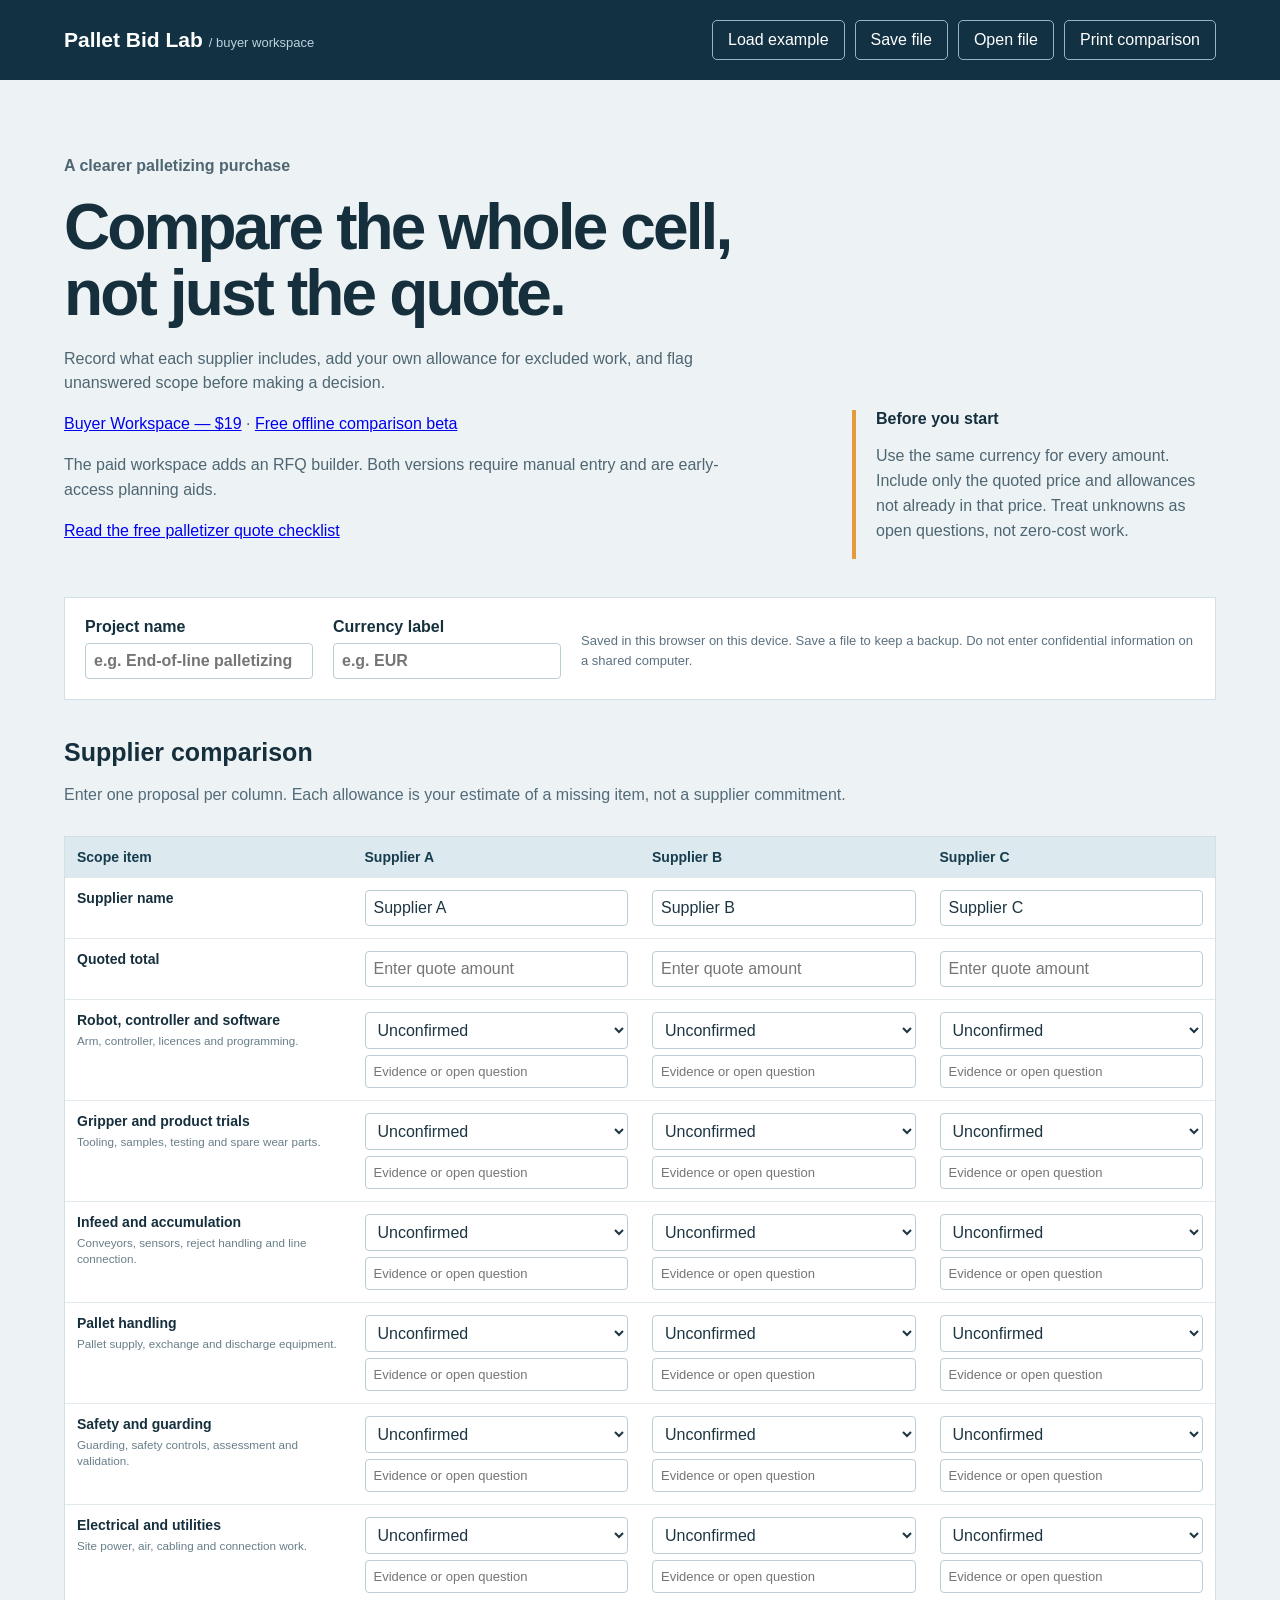
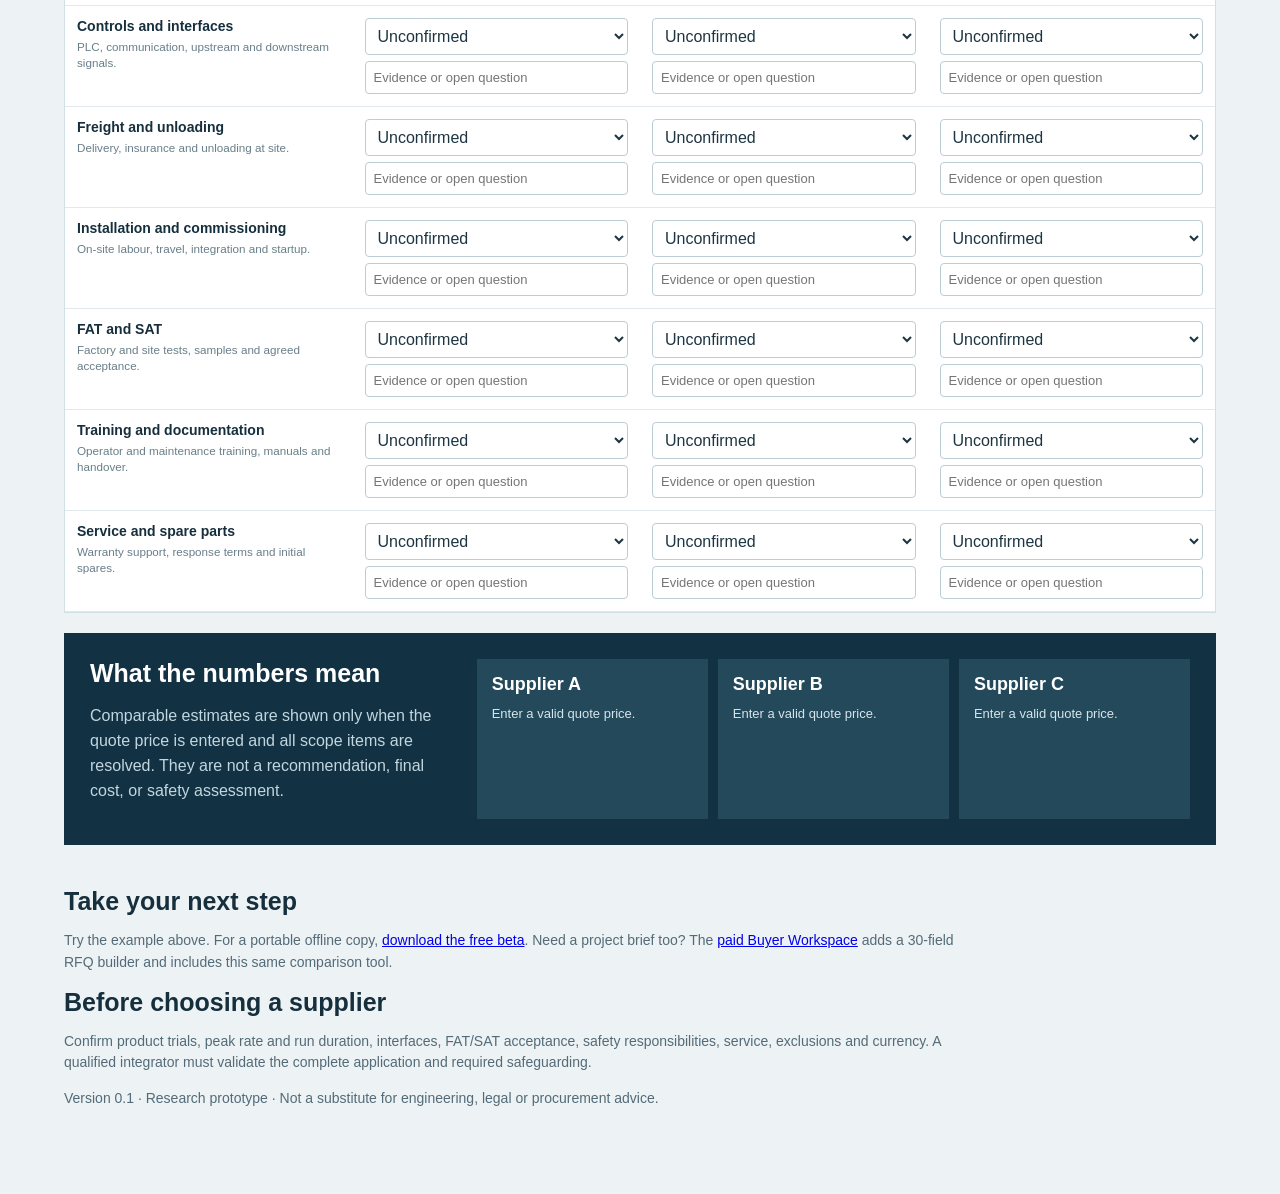
<file: index.html>
<!doctype html>
<html lang="en"><head><meta charset="utf-8"><meta name="viewport" content="width=device-width, initial-scale=1"><meta name="description" content="Compare robotic palletizer quotes using a free browser demo. Review scope, exclusions and supplier estimates before choosing a solution."><title>Pallet Bid Lab — robotic palletizer quote comparison</title><link rel="stylesheet" href="style.css"></head>
<body><header><div class="brand">Pallet Bid Lab <span> / buyer workspace</span></div><div class="header-actions"><button id="demo">Load example</button><button id="save">Save file</button><button id="open">Open file</button><input id="file" type="file" accept="application/json,.json" hidden><button id="print">Print comparison</button></div></header>
<main><section class="intro"><div><p class="eyebrow">A clearer palletizing purchase</p><h1>Compare the whole cell,<br>not just the quote.</h1><p>Record what each supplier includes, add your own allowance for excluded work, and flag unanswered scope before making a decision.</p><p><a href="https://gum.co/u/ciidu7ld">Buyer Workspace — $19</a> · <a href="https://okantastic4.gumroad.com/l/pallet-bid-lab-beta">Free offline comparison beta</a></p><p>The paid workspace adds an RFQ builder. Both versions require manual entry and are early-access planning aids.</p><p><a href="palletizer-quote-checklist.html">Read the free palletizer quote checklist</a></p></div><aside><b>Before you start</b><p>Use the same currency for every amount. Include only the quoted price and allowances not already in that price. Treat unknowns as open questions, not zero-cost work.</p></aside></section>
<section class="project"><label>Project name <input id="project" placeholder="e.g. End-of-line palletizing"></label><label>Currency label <input id="currency" maxlength="8" placeholder="e.g. EUR"></label><p>Saved in this browser on this device. Save a file to keep a backup. Do not enter confidential information on a shared computer.</p></section>
<section class="section-head"><div><h2>Supplier comparison</h2><p>Enter one proposal per column. Each allowance is your estimate of a missing item, not a supplier commitment.</p></div></section>
<div class="table-wrap"><table><thead><tr><th scope="col">Scope item</th><th scope="col">Supplier A</th><th scope="col">Supplier B</th><th scope="col">Supplier C</th></tr></thead><tbody id="body"></tbody></table></div>
<section class="result" aria-live="polite"><div><h2>What the numbers mean</h2><p>Comparable estimates are shown only when the quote price is entered and all scope items are resolved. They are not a recommendation, final cost, or safety assessment.</p></div><div id="results"></div></section>
<section class="notes"><h2>Take your next step</h2><p>Try the example above. For a portable offline copy, <a href="https://okantastic4.gumroad.com/l/pallet-bid-lab-beta">download the free beta</a>. Need a project brief too? The <a href="https://gum.co/u/ciidu7ld">paid Buyer Workspace</a> adds a 30-field RFQ builder and includes this same comparison tool.</p><h2>Before choosing a supplier</h2><p>Confirm product trials, peak rate and run duration, interfaces, FAT/SAT acceptance, safety responsibilities, service, exclusions and currency. A qualified integrator must validate the complete application and required safeguarding.</p><p>Version 0.1 · Research prototype · Not a substitute for engineering, legal or procurement advice.</p></section></main><script src="app.js"></script></body></html>
</file>
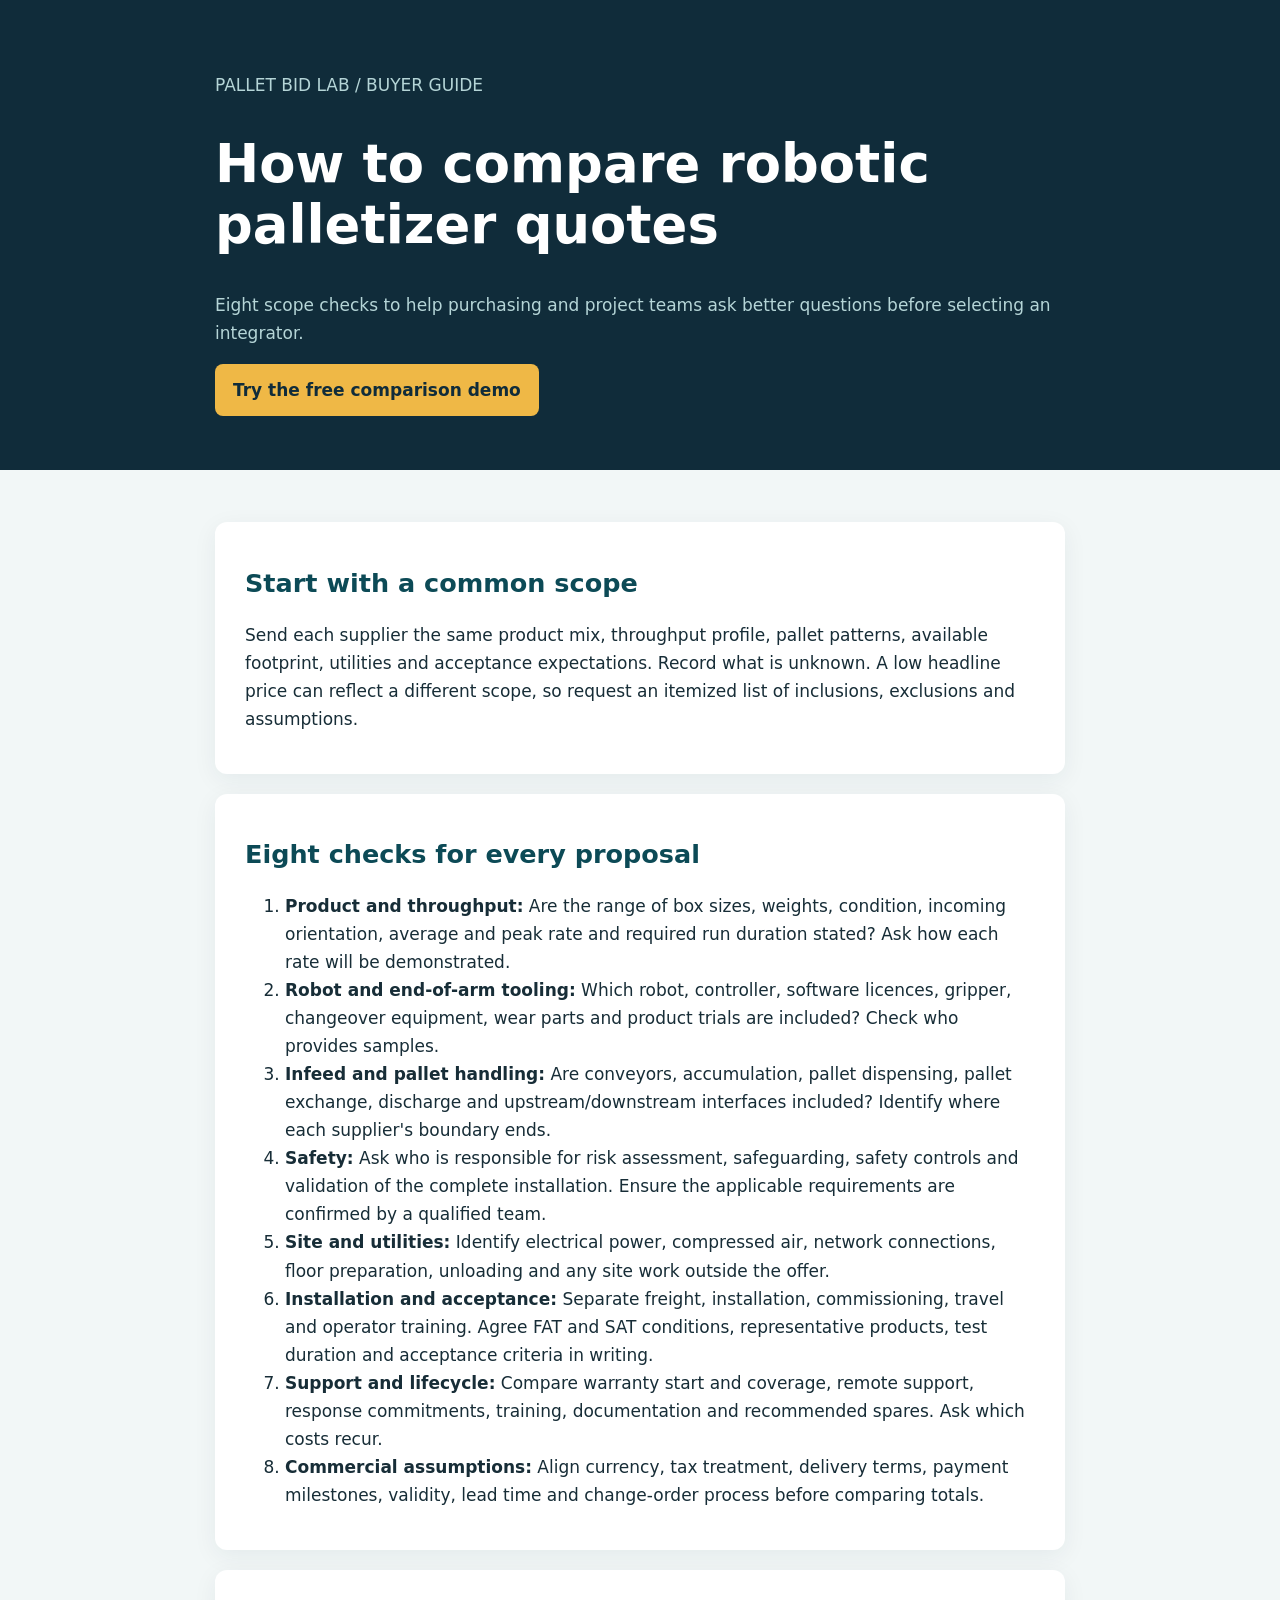
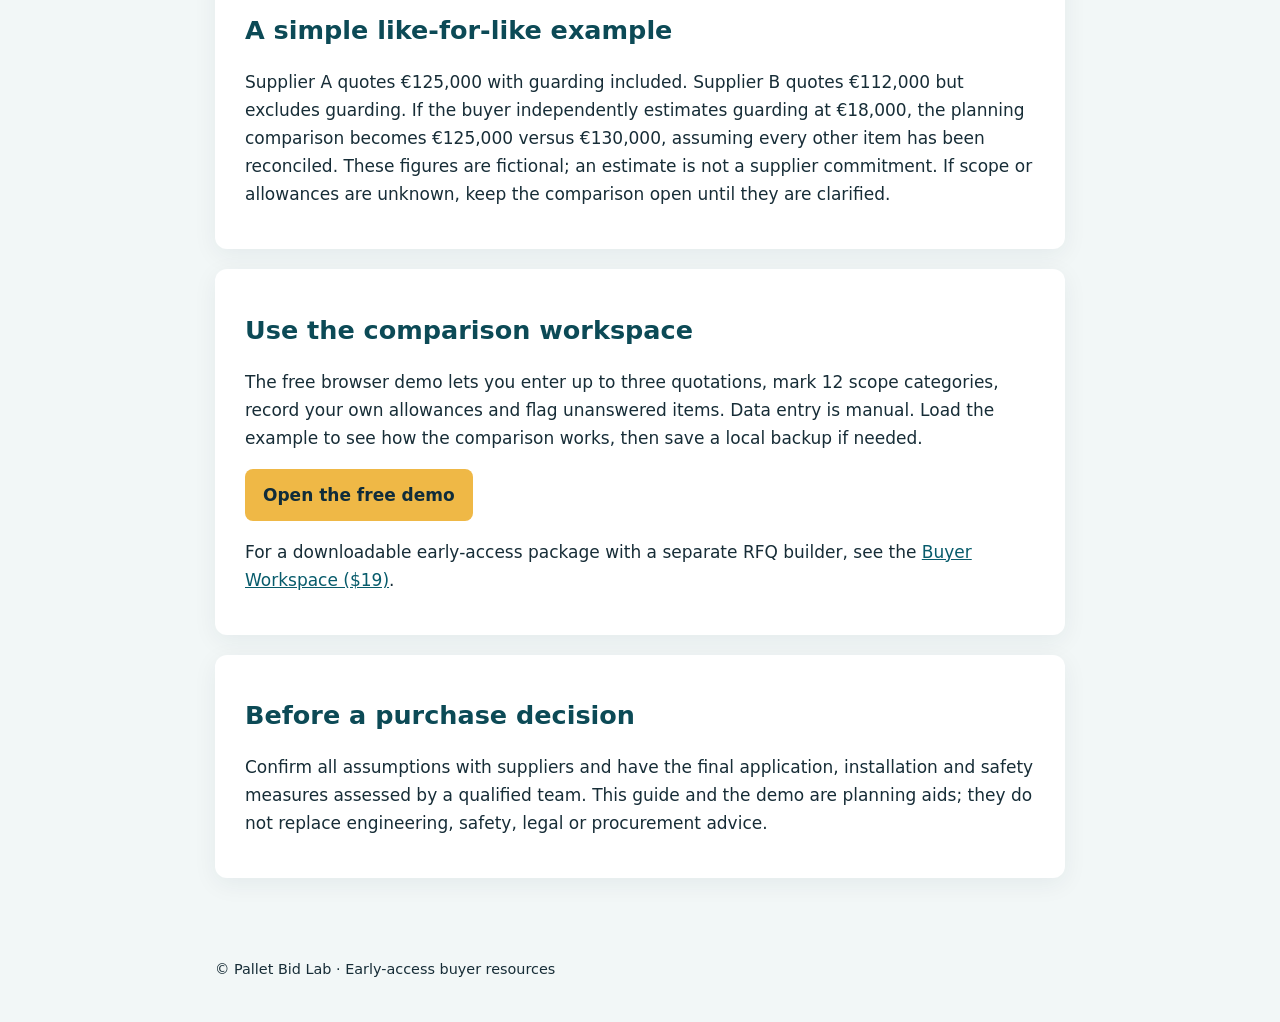
<file: palletizer-quote-checklist.html>
<!doctype html>
<html lang="en"><head><meta charset="utf-8"><meta name="viewport" content="width=device-width,initial-scale=1"><title>Robotic palletizer quote comparison checklist | Pallet Bid Lab</title><meta name="description" content="Compare robotic palletizer proposals using eight practical scope checks, a worked cost example and a free browser demo."><style>body{margin:0;background:#f2f7f7;color:#172d37;font:17px/1.65 system-ui,sans-serif}header{background:#102c3a;color:white;padding:54px 24px}header>div,main,footer{max-width:850px;margin:auto}header p{color:#b5d5d7}h1{font-size:clamp(2rem,5vw,3.3rem);line-height:1.15;max-width:760px}main{padding:32px 24px 60px}section{background:white;padding:24px 30px;margin:20px 0;border-radius:12px;box-shadow:0 6px 24px #15374610}h2{line-height:1.25;color:#0c4a56}a{color:#075b6b}header a{color:#b7f2e6}.cta{display:inline-block;background:#efb846;color:#102c3a;font-weight:700;padding:12px 18px;border-radius:8px;text-decoration:none}table{border-collapse:collapse;width:100%}td,th{text-align:left;padding:10px;border-bottom:1px solid #d7e2e3}footer{padding:0 24px 40px;font-size:.9rem}</style></head>
<body><header><div><p>PALLET BID LAB / BUYER GUIDE</p><h1>How to compare robotic palletizer quotes</h1><p>Eight scope checks to help purchasing and project teams ask better questions before selecting an integrator.</p><a class="cta" href="./">Try the free comparison demo</a></div></header><main>
<section><h2>Start with a common scope</h2><p>Send each supplier the same product mix, throughput profile, pallet patterns, available footprint, utilities and acceptance expectations. Record what is unknown. A low headline price can reflect a different scope, so request an itemized list of inclusions, exclusions and assumptions.</p></section>
<section><h2>Eight checks for every proposal</h2><ol><li><strong>Product and throughput:</strong> Are the range of box sizes, weights, condition, incoming orientation, average and peak rate and required run duration stated? Ask how each rate will be demonstrated.</li><li><strong>Robot and end-of-arm tooling:</strong> Which robot, controller, software licences, gripper, changeover equipment, wear parts and product trials are included? Check who provides samples.</li><li><strong>Infeed and pallet handling:</strong> Are conveyors, accumulation, pallet dispensing, pallet exchange, discharge and upstream/downstream interfaces included? Identify where each supplier's boundary ends.</li><li><strong>Safety:</strong> Ask who is responsible for risk assessment, safeguarding, safety controls and validation of the complete installation. Ensure the applicable requirements are confirmed by a qualified team.</li><li><strong>Site and utilities:</strong> Identify electrical power, compressed air, network connections, floor preparation, unloading and any site work outside the offer.</li><li><strong>Installation and acceptance:</strong> Separate freight, installation, commissioning, travel and operator training. Agree FAT and SAT conditions, representative products, test duration and acceptance criteria in writing.</li><li><strong>Support and lifecycle:</strong> Compare warranty start and coverage, remote support, response commitments, training, documentation and recommended spares. Ask which costs recur.</li><li><strong>Commercial assumptions:</strong> Align currency, tax treatment, delivery terms, payment milestones, validity, lead time and change-order process before comparing totals.</li></ol></section>
<section><h2>A simple like-for-like example</h2><p>Supplier A quotes €125,000 with guarding included. Supplier B quotes €112,000 but excludes guarding. If the buyer independently estimates guarding at €18,000, the planning comparison becomes €125,000 versus €130,000, assuming every other item has been reconciled. These figures are fictional; an estimate is not a supplier commitment. If scope or allowances are unknown, keep the comparison open until they are clarified.</p></section>
<section><h2>Use the comparison workspace</h2><p>The free browser demo lets you enter up to three quotations, mark 12 scope categories, record your own allowances and flag unanswered items. Data entry is manual. Load the example to see how the comparison works, then save a local backup if needed.</p><p><a class="cta" href="./?utm_source=guide&amp;utm_medium=organic">Open the free demo</a></p><p>For a downloadable early-access package with a separate RFQ builder, see the <a href="https://okantastic4.gumroad.com/l/palletizer-buyer-workspace">Buyer Workspace ($19)</a>.</p></section>
<section><h2>Before a purchase decision</h2><p>Confirm all assumptions with suppliers and have the final application, installation and safety measures assessed by a qualified team. This guide and the demo are planning aids; they do not replace engineering, safety, legal or procurement advice.</p></section></main><footer>© Pallet Bid Lab · Early-access buyer resources</footer></body></html>
</file>
<file: style.css>
:root{font-family:Segoe UI,Arial,sans-serif;color:#162f3d;background:#edf2f4}*{box-sizing:border-box}body{margin:0}header{background:#123244;color:white;padding:20px max(5vw,24px);display:flex;justify-content:space-between;align-items:center;gap:16px}.brand{font-weight:750;font-size:21px}.brand span{font-size:13px;font-weight:400;color:#bbd1db}.header-actions{display:flex;gap:10px}button{font:inherit;border:1px solid #98b5c4;background:transparent;color:inherit;border-radius:5px;padding:10px 15px;cursor:pointer}button:hover{background:#24536b}button:focus-visible,input:focus-visible,select:focus-visible{outline:3px solid #e9aa34;outline-offset:2px}main{max-width:1440px;margin:auto;padding:0 max(5vw,24px) 70px}.intro{display:grid;grid-template-columns:2fr 1fr;gap:60px;align-items:end;padding:58px 0 38px}.eyebrow{font-weight:700;color:#b35b20}h1{font-size:clamp(36px,5vw,64px);letter-spacing:-.045em;line-height:1.03;margin:14px 0 20px}p{line-height:1.55}.intro p{max-width:690px;color:#4e6672}.intro aside{border-left:4px solid #e59b3c;padding-left:20px}.project{display:flex;gap:20px;align-items:end;flex-wrap:wrap;background:white;border:1px solid #d2dfe5;padding:20px}.project label{display:grid;gap:7px;font-weight:650;min-width:210px}.project p{font-size:13px;color:#5c7180;margin:0 0 8px;flex:1;min-width:240px}input,select{font:inherit;color:#1d3542;background:white;border:1px solid #bdcdd5;border-radius:4px;padding:8px;width:100%}.section-head{padding:38px 0 12px}.section-head h2,.result h2,.notes h2{margin:0;font-size:25px}.section-head p,.result p,.notes p{color:#536b78}.table-wrap{overflow:auto;background:white;border:1px solid #d2dfe5}table{border-collapse:collapse;width:100%;min-width:850px;table-layout:fixed}th,td{padding:12px;border-bottom:1px solid #e1e9ed;text-align:left;vertical-align:top}th:first-child{width:25%}th{background:#dce9ee;color:#173c4e;font-size:14px}td:first-child{font-weight:650;font-size:14px}td small{display:block;color:#687e89;font-weight:400;margin-top:5px;line-height:1.35}.cell{display:grid;gap:6px}.cell input{font-size:13px}.result{display:grid;grid-template-columns:1fr 2fr;gap:30px;background:#123244;color:white;padding:26px;margin-top:20px}.result p{color:#c2d6df}#results{display:grid;grid-template-columns:repeat(3,1fr);gap:10px}.result-card{background:#23495b;padding:15px}.result-card b{display:block;font-size:18px}.result-card span{display:block;margin-top:10px;font-size:13px;line-height:1.45;color:#d5e5eb}.notes{max-width:900px;padding-top:42px;font-size:14px}@media(max-width:700px){header{align-items:flex-start;flex-direction:column}.intro,.result{grid-template-columns:1fr;gap:15px}.intro{padding-top:35px}#results{grid-template-columns:1fr}.project label{width:100%}}@media print{body{background:white}header{background:white;color:#123244;border-bottom:2px solid #123244}.header-actions{display:none}main{padding:0}.intro{padding:15px 0}.intro h1{font-size:30px}.table-wrap{overflow:visible}table{min-width:0}th,td{padding:5px;font-size:10px}.cell input,.cell select{font-size:9px;padding:3px}.result{background:white;color:#123244;border:1px solid #123244}.result p,.result-card span{color:#123244}.result-card{background:white;border:1px solid #bdcdd5}.notes{padding-top:12px}}
</file>
